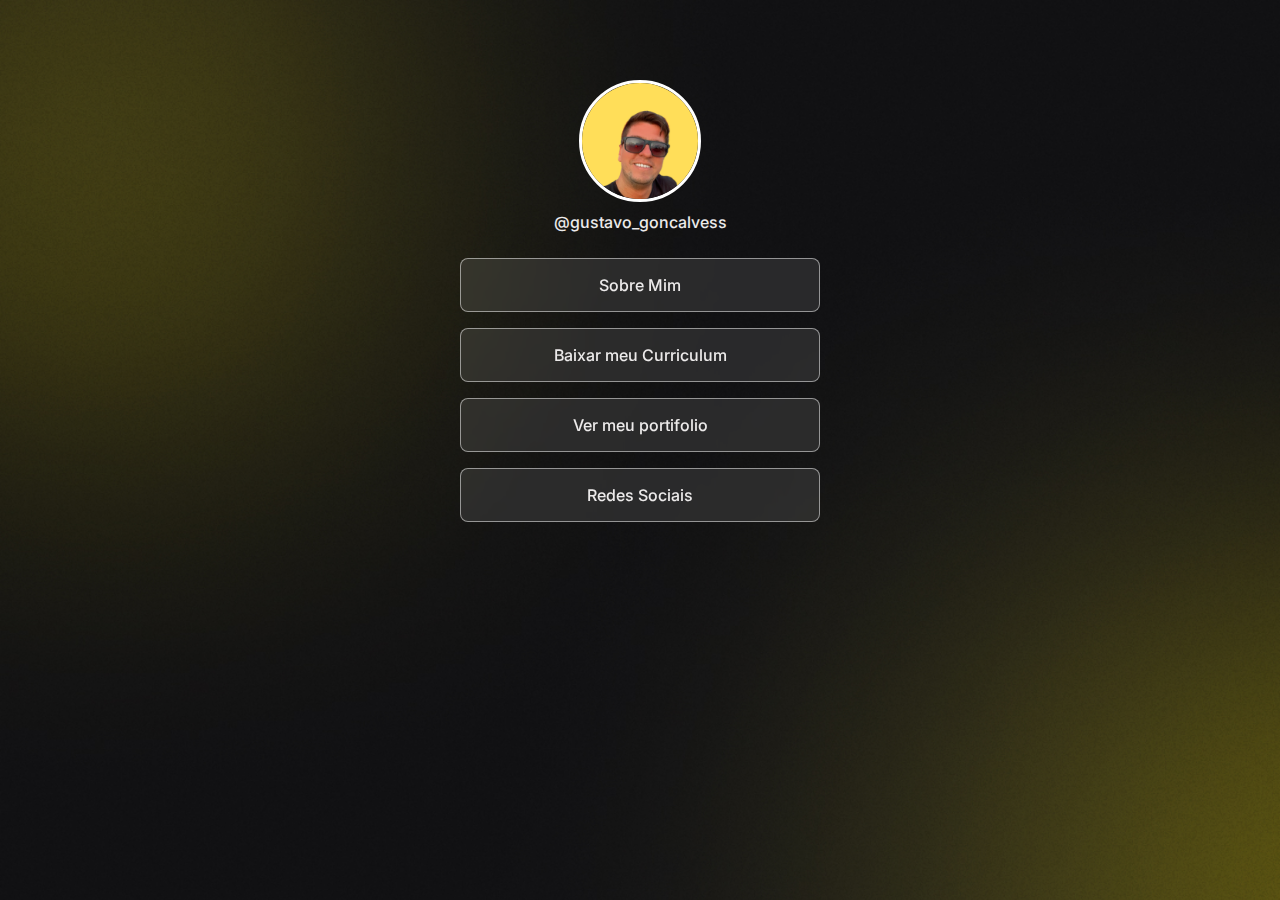
<file: index.html>
<!DOCTYPE html>
<html lang="pt-br">
<head>
    <!--  Css -->
    <link rel="stylesheet" href="style.css">
 
    <!-- Script -->
    <script src="./script.js" defer></script>

    <!-- Font -->
    <link rel="preconnect" href="https://fonts.googleapis.com">
    <link rel="preconnect" href="https://fonts.gstatic.com" crossorigin>
    <link href="https://fonts.googleapis.com/css2?family=Inter:wght@400;500&display=swap" rel="stylesheet">

    <meta charset="UTF-8">
    <meta http-equiv="X-UA-Compatible" content="IE=edge">
    <meta name="viewport" content="width=device-width, initial-scale=1.0">
    <title>Gustavo Gonçalves</title>
</head>
<body>
    <div id="container">

        <div id="profile">
            <img src="./assents/profile.png" alt="Foto Profile">
            <p>@gustavo_goncalvess</p>
        </div>

        <ul>
            <li>
                <a id="sobreMim" href="#">Sobre Mim</a>
            </li>
            <li>
                <a href="https://drive.google.com/file/d/1MQTEmj49NAuQ2CCcwA9LmAazQL2L1521/view?usp=share_link" target="_blank">Baixar meu Curriculum</a>
            </li>
            <li>
                <a href="./pages/portifolio.html">Ver meu portifolio</a>
            </li>
            <li>
                <a id="meuBotao" href="#">Redes Sociais</a>
            </li>
        </ul>

        <div id="meuDiv">

        </div>
        

    </div>
</body>
</html>
</file>
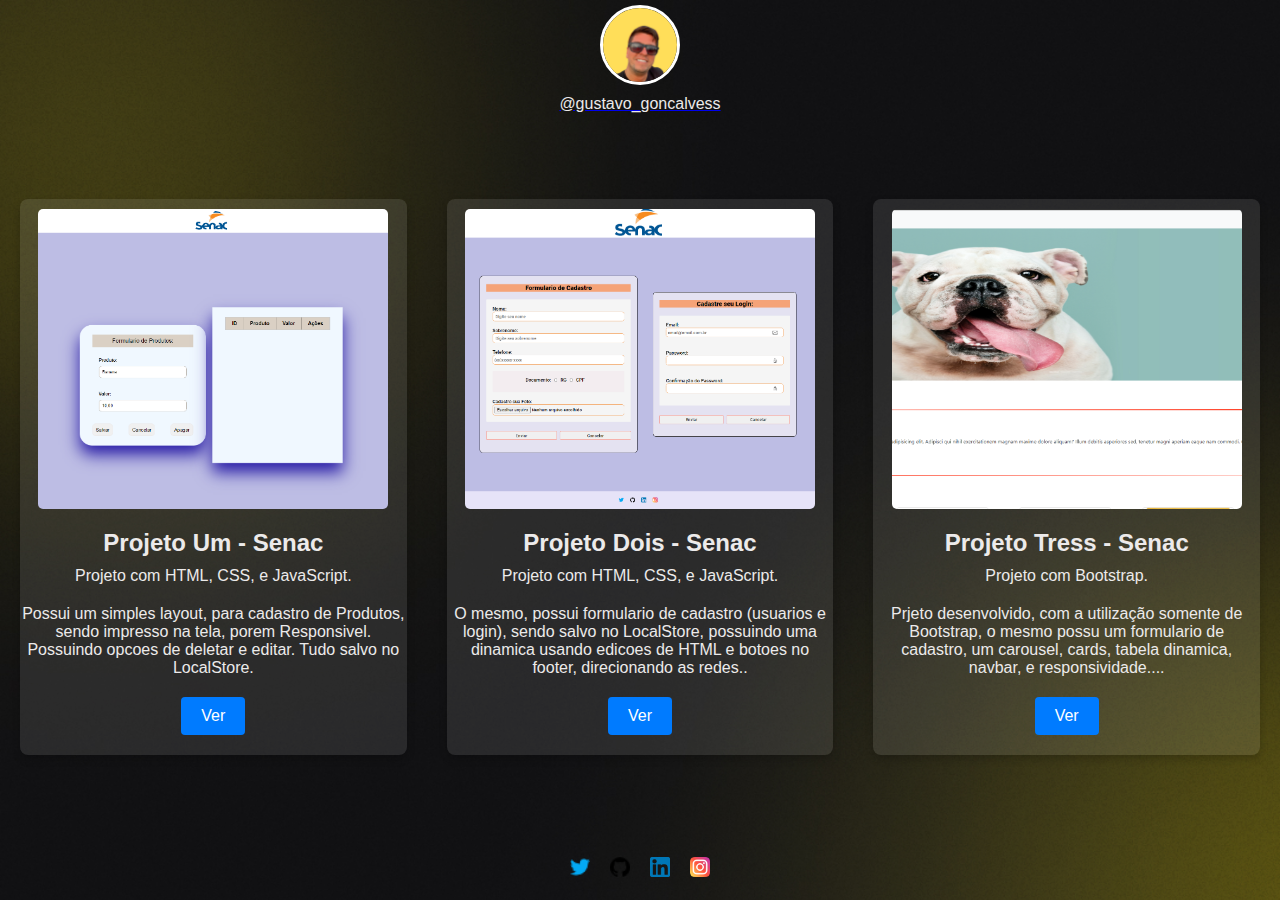
<file: pages/portifolio.html>
<!DOCTYPE html>
<html lang="pt-br">
<head>
    <!-- Css -->
    <link rel="stylesheet" href="/style.css">

    <meta charset="UTF-8">
    <meta http-equiv="X-UA-Compatible" content="IE=edge">
    <meta name="viewport" content="width=device-width, initial-scale=1.0">
    <title>Portifolio - Gustavo Gonçalves</title>
</head>
<body>
    <div id="container-portifolio">
        <header>
            <div id="profile-portifolio">
                <a href="/index.html"> 
                    <img src="/assents/profile.png" alt="Foto Profile">
                    <p>@gustavo_goncalvess</p>
                </a>
            </div>
        </header>
        <main>
            <div class="card">
                <img src="/img/Projeto01.png" alt="Descrição da imagem">
                <div class="card-info">
                    <h2>Projeto Um - Senac</h2>
                    <p>Projeto com HTML, CSS, e JavaScript.</p>
                    <p>Possui um simples layout, para cadastro de Produtos, sendo impresso na tela, porem Responsivel.
                    Possuindo opcoes de deletar e editar. Tudo salvo no LocalStore.</p>
                    <a href="https://github.com/gsilveirag/Senac/tree/main/Logica%20de%20Programa%C3%A7%C3%A3o/Projeto%2003" target="_blank">Ver</a>
                </div>
            </div>
    
            <div class="card">
                <img src="/img/Projeto02.png" alt="Descrição da imagem">
                <div class="card-info">
                    <h2>Projeto Dois - Senac</h2>
                    <p>Projeto com HTML, CSS, e JavaScript.</p>
                    <p>O mesmo, possui formulario de cadastro (usuarios e login), sendo salvo no LocalStore, possuindo uma dinamica usando edicoes de HTML e botoes no footer, direcionando as redes..</p>
                    <a href="https://github.com/gsilveirag/Senac/tree/main/Logica%20de%20Programa%C3%A7%C3%A3o/Projeto%2004" target="_blank">Ver</a>
                </div>
            </div>
            
            <div class="card">
                <img src="/img/Projeto03.png" alt="Descrição da imagem">
                <div class="card-info">
                    <h2>Projeto Tress - Senac</h2>
                    <p>Projeto com Bootstrap.</p>
                    <p>Prjeto desenvolvido, com a utilização somente de Bootstrap, o mesmo possu um formulario de cadastro, um carousel, cards, tabela dinamica, navbar, e responsividade....</p>
                    <a href="https://github.com/gsilveirag/Bootstrap-Projetos/tree/main/Projeto%2003" target="_blank">Ver</a>
                </div>
            </div>

        </main>
        <footer>
            <a href="https://www.instagram.com/gustavo_goncalvess/" target="_blank"><img src="/img/twitter.png" alt="twitterGustavo"></a>
            <a href="https://github.com/gsilveirag" target="_blank"><img src="/img/github.png" alt="gitGustavo"></a>
            <a href="https://www.linkedin.com/in/gustavo-gon%C3%A7alves-0a57491a4/" target="_blank"><img src="/img/linkedin.png" alt="linkedinGustavo"></a>
            <a href="https://www.instagram.com/gustavo_goncalvess/" target="_blank"><img src="/img/instagram.png" alt="instaGustavo"></a>
       </footer>
    </div>
</body>
</html>
</file>
<file: style.css>
*{
    padding: 0;
    margin: 0;
    box-sizing: border-box;
    font-family: 'Inter', sans-serif;
  
}
body{
    background-image: url(./assents/bg-mobile.jpg);
    background-repeat: no-repeat;
    background-position: top center;
    background-size: cover; /*cobrir toda area */
}

/* MAIN */
#container{
    width: 360px;
    margin: 56px auto 0px auto; 
}

#profile {
    text-align: center;
    padding: 24px;
}

#profile img{
    border: solid 3px white;
    border-radius: 400px;
    width: 122px;
    display: block;
    margin: auto;
}

#profile p{
    color: rgb(236, 234, 234) ;
    font-weight: 500;
    line-height: 24px;
    margin-top: 8px;
}

ul{
    list-style: none;
    display: flex;
    flex-direction: column;
    gap: 16px;
    
}

ul li{
    border: 1px solid rgba(255, 255, 255, 0.5);
    background: rgba(255, 255, 255, 0.1);
    backdrop-filter: blur(4px);
    border-radius: 8px;
}

ul li a{
    color: rgb(236, 234, 234) ;
    display: flex;
    justify-content: center;
    padding: 16px 24px;
    align-items: center;
    font-weight: 500;
    font-size: 16px;
    text-decoration: none;
}

ul li:hover{
    background-color: rgba(227, 236, 209, 0.162);
    transition: 0.9s;
}

/* FOOTER */
#meuDiv{
    color: #070707;
    margin-top: 10px;
    border-radius: 8px;
    display: flex;
    align-items: center;
    justify-content: center;
    gap: 20px;
    padding: 20px;
}



/* IMAGENS */
img{
    width: 20px;
}


/* PORTIFOLIO */
#container-portifolio{
    min-width: 90vw;
    height: 100vh;
    color: rgb(236, 234, 234) ;
}

header {
    color: rgb(236, 234, 234) ;
    display: flex;
    align-items: center;
    justify-content: center;
    height: 13vh;
}

#profile-portifolio img{
    border: solid 3px white;
    border-radius: 400px;
    width: 80px;
    display: block;
    margin: auto;
}
#profile-portifolio p{
    margin-top: 10px;
    color: rgb(236, 234, 234) ;
}
main {
    height: 80vh;
    display: flex;
    flex-direction: row;
    justify-content: center;
    align-items: center;
    gap: 40px;
    padding: 0px 20px; 
}

.card {
    display: flex;
    flex-direction: column;
    align-items: center;
    box-shadow: 0px 4px 8px rgba(0, 0, 0, 0.2);
    border-radius: 8px;
    overflow: hidden;
    background: rgba(255, 255, 255, 0.1);
    max-height: 80vh;
  }
  
  .card img {
    margin-top: 10px;
    width: 350px;
    height: 300px;
    object-fit: cover;
    border-radius: 5px;
  }
  
  .card-info {
    padding: 20px;
    text-align: center;
  }
  
  .card-info h2 {
    font-size: 24px;
    margin-bottom: 10px;
  }
  
  .card-info p {
    color: rgb(236, 234, 234) ;
    font-size: 16px;
    margin-bottom: 20px;
    width: 30vw;
  }
  
  .card-info a {
    display: inline-block;
    background-color: #007bff;
    color: #fff;
    padding: 10px 20px;
    border-radius: 4px;
    text-decoration: none;
    transition: background-color 0.3s;
  }
  
  .card-info a:hover {
    background-color: #0056b3;
  }

  footer{
    display: flex;
    align-items: center;
    justify-content: center;
    gap: 20px;
    height: 7vh;
}
</file>
